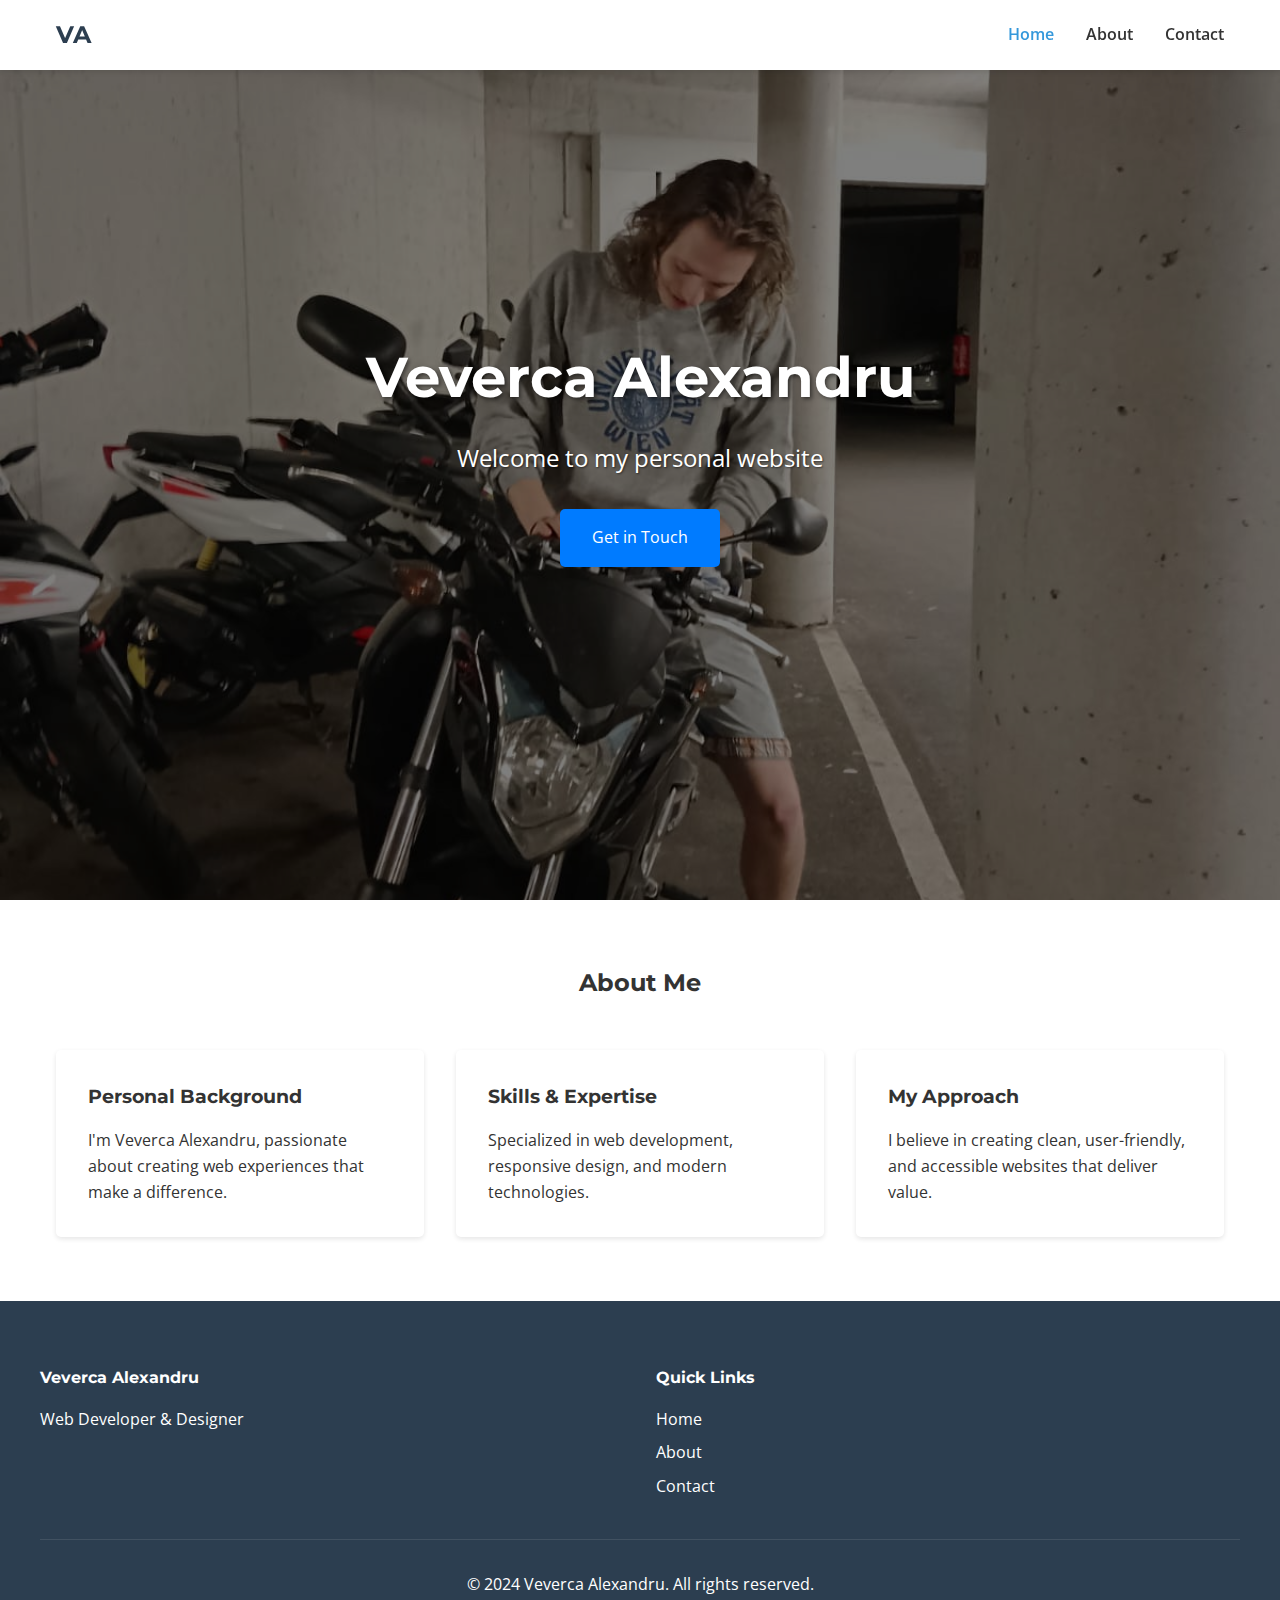
<file: index.html>
<!DOCTYPE html>
<html lang="en">
<head>
    <meta charset="UTF-8">
    <meta name="viewport" content="width=device-width, initial-scale=1.0">
    <meta name="description" content="Personal website of Veverca Alexandru - Web Developer and Designer">
    <title>Veverca Alexandru | Web Developer Homework</title>
    <link rel="preconnect" href="https://fonts.googleapis.com">
    <link rel="preconnect" href="https://fonts.gstatic.com" crossorigin>
    <link href="https://fonts.googleapis.com/css2?family=Montserrat:wght@400;600;700&family=Open+Sans:wght@400;600&display=swap" rel="stylesheet">
    <link rel="stylesheet" href="css/style.css">
</head>
<body>
    <header class="header">
        <nav class="nav">
            <div class="logo">
                <a href="index.html">VA</a>
            </div>
            <button class="nav-toggle" aria-label="Toggle navigation">
                <span class="hamburger"></span>
            </button>
            <ul class="nav-menu">
                <li><a href="index.html" class="active">Home</a></li>
                <li><a href="about.html">About</a></li>
                <li><a href="contact.html">Contact</a></li>
            </ul>
        </nav>
    </header>

    <main>
        <section class="hero">
            <div class="hero-content">
                <h1>Veverca Alexandru</h1>
                <p>Welcome to my personal website</p>
                <a href="contact.html" class="cta-button">Get in Touch</a>
            </div>
        </section>

        <section class="features">
            <h2>About Me</h2>
            <div class="features-grid">
                <div class="feature-card">
                    <h3>Personal Background</h3>
                    <p>I'm Veverca Alexandru, passionate about creating web experiences that make a difference.</p>
                </div>
                <div class="feature-card">
                    <h3>Skills & Expertise</h3>
                    <p>Specialized in web development, responsive design, and modern technologies.</p>
                </div>
                <div class="feature-card">
                    <h3>My Approach</h3>
                    <p>I believe in creating clean, user-friendly, and accessible websites that deliver value.</p>
                </div>
            </div>
        </section>
    </main>

    <footer class="footer">
        <div class="footer-content">
            <div class="footer-section">
                <h4>Veverca Alexandru</h4>
                <p>Web Developer & Designer</p>
            </div>
            <div class="footer-section">
                <h4>Quick Links</h4>
                <ul>
                    <li><a href="index.html">Home</a></li>
                    <li><a href="about.html">About</a></li>
                    <li><a href="contact.html">Contact</a></li>
                </ul>
            </div>
        </div>
        <div class="footer-bottom">
            <p>&copy; 2024 Veverca Alexandru. All rights reserved.</p>
        </div>
    </footer>

    <script src="js/main.js"></script>
</body>
</html>
</file>
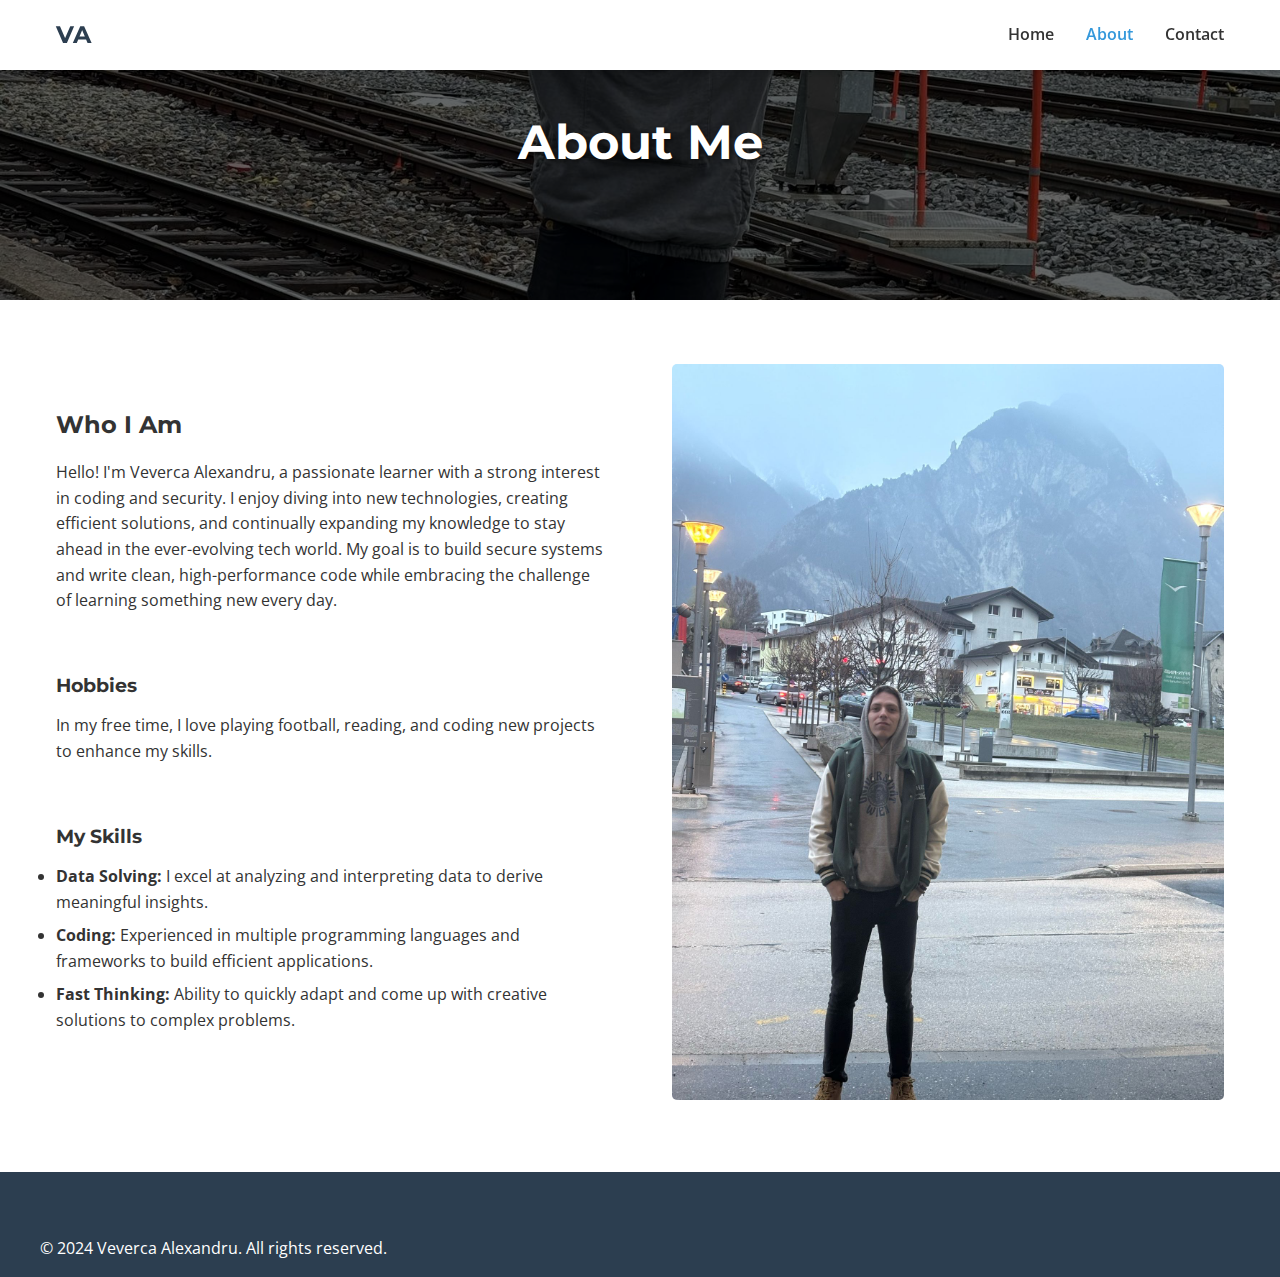
<file: about.html>
<!DOCTYPE html>
<html lang="en">
<head>
    <meta charset="UTF-8">
    <meta name="viewport" content="width=device-width, initial-scale=1.0">
    <meta name="description" content="Learn about Veverca Alexandru - Web Developer and Designer's journey and expertise">
    <title>About Me | Veverca Alexandru</title>
    <link rel="preconnect" href="https://fonts.googleapis.com">
    <link rel="preconnect" href="https://fonts.gstatic.com" crossorigin>
    <link href="https://fonts.googleapis.com/css2?family=Montserrat:wght@400;600;700&family=Open+Sans:wght@400;600&display=swap" rel="stylesheet">
    <link rel="stylesheet" href="css/style.css">
</head>
<body>
    <header class="header">
        <nav class="nav">
            <div class="logo">
                <a href="index.html">VA</a>
            </div>
            <ul class="nav-menu">
                <li><a href="index.html">Home</a></li>
                <li><a href="about.html" class="active">About</a></li>
                <li><a href="contact.html">Contact</a></li>
            </ul>
        </nav>
    </header>

    <main>
        <section class="page-header">
            <div class="header-overlay">
                <h1>About Me</h1>
            </div>
        </section>

        <section class="about-content">
            <div class="about-grid">
                <div class="about-text">
                    <h2>Who I Am</h2>
                    <p>Hello! I'm Veverca Alexandru, a passionate learner with a strong interest in coding and security. I enjoy diving into new technologies, creating efficient solutions, and continually expanding my knowledge to stay ahead in the ever-evolving tech world. My goal is to build secure systems and write clean, high-performance code while embracing the challenge of learning something new every day.

                    </p>
                    
                    <div class="section-spacing"><br>
                        <h3>Hobbies</h3>
                        <p>In my free time, I love playing football, reading, and coding new projects to enhance my skills.</p>
                    </div>
                    
                    <div class="section-spacing"><br>
                        <h3>My Skills</h3>
                        <ul>
                            <li><strong>Data Solving:</strong> I excel at analyzing and interpreting data to derive meaningful insights.</li>
                            <li><strong>Coding:</strong> Experienced in multiple programming languages and frameworks to build efficient applications.</li>
                            <li><strong>Fast Thinking:</strong> Ability to quickly adapt and come up with creative solutions to complex problems.</li>
                        </ul>
                    </div>
                </div>
                <div class="about-image">
                    <img src="veve.jpg" alt="Profile photo" loading="lazy">
                </div>
            </div>
        </section>
    </main>

    <footer class="footer">
        <div class="footer-content">
            <p>&copy; 2024 Veverca Alexandru. All rights reserved.</p>
        </div>
    </footer>
</body>
</html>
</file>
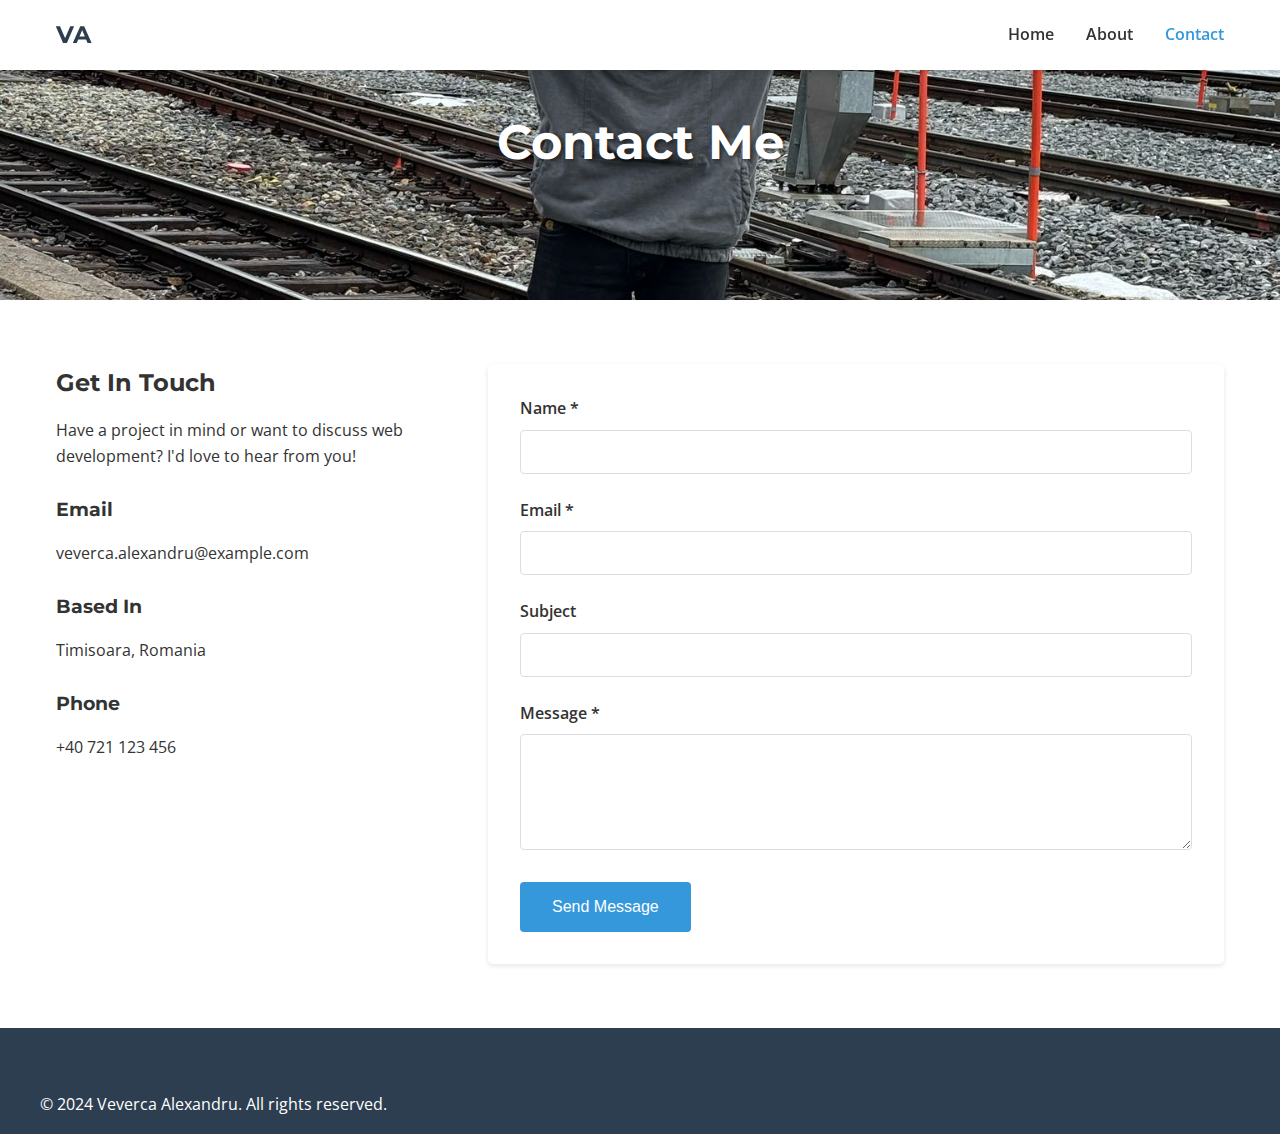
<file: contact.html>
<!DOCTYPE html>
<html lang="en">
<head>
    <meta charset="UTF-8">
    <meta name="viewport" content="width=device-width, initial-scale=1.0">
    <meta name="description" content="Get in touch with Veverca Alexandru for web development projects and collaborations">
    <title>Contact | Veverca Alexandru</title>
    <link rel="preconnect" href="https://fonts.googleapis.com">
    <link rel="preconnect" href="https://fonts.gstatic.com" crossorigin>
    <link href="https://fonts.googleapis.com/css2?family=Montserrat:wght@400;600;700&family=Open+Sans:wght@400;600&display=swap" rel="stylesheet">
    <link rel="stylesheet" href="css/style.css">
</head>
<body>
    <header class="header">
        <nav class="nav">
            <div class="logo">
                <a href="index.html">VA</a>
            </div>
            <ul class="nav-menu">
                <li><a href="index.html">Home</a></li>
                <li><a href="about.html">About</a></li>
                <li><a href="contact.html" class="active">Contact</a></li>
            </ul>
        </nav>
    </header>

    <main>
        <section class="page-header">
            <h1>Contact Me</h1>
        </section>

        <section class="contact-section">
            <div class="contact-grid">
                <div class="contact-info">
                    <h2>Get In Touch</h2>
                    <p>Have a project in mind or want to discuss web development? I'd love to hear from you!</p>
                    <div class="contact-details">
                        <div class="contact-item"><br>
                            <h3>Email</h3>
                            <p>veverca.alexandru@example.com</p>
                        </div>
                        <div class="contact-item"><br>
                            <h3>Based In</h3>
                            <p>Timisoara, Romania</p>
                        </div>
                        <div class="contact-item"><br>
                            <h3>Phone</h3>
                            <p>+40 721 123 456</p>
                        </div>
                    </div>
                </div>

                <div class="contact-form-container">
                    <form id="contactForm" class="contact-form" novalidate>
                        <div class="form-group">
                            <label for="name">Name *</label>
                            <input type="text" id="name" name="name" required>
                            <span class="error-message"></span>
                        </div>

                        <div class="form-group">
                            <label for="email">Email *</label>
                            <input type="email" id="email" name="email" required>
                            <span class="error-message"></span>
                        </div>

                        <div class="form-group">
                            <label for="subject">Subject</label>
                            <input type="text" id="subject" name="subject">
                        </div>

                        <div class="form-group">
                            <label for="message">Message *</label>
                            <textarea id="message" name="message" rows="5" required></textarea>
                            <span class="error-message"></span>
                        </div>

                        <button type="submit" class="submit-button">Send Message</button>
                    </form>
                    <div id="formMessage" class="form-message"></div>
                </div>
            </div>
        </section>
    </main>

    <footer class="footer">
        <div class="footer-content">
            <p>&copy; 2024 Veverca Alexandru. All rights reserved.</p>
        </div>
    </footer>
</body>
</html>
</file>
<file: css/style.css>
/* Base styles and CSS Reset */
:root {
    --primary-color: #2C3E50;
    --secondary-color: #3498DB;
    --accent-color: #E74C3C;
    --text-color: #333;
    --light-gray: #f4f4f4;
    --dark-gray: #2c3e50;
    --white: #ffffff;
    --header-height: 70px;
}

* {
    margin: 0;
    padding: 0;
    box-sizing: border-box;
}

body {
    font-family: 'Open Sans', sans-serif;
    line-height: 1.6;
    color: var(--text-color);
}

h1, h2, h3, h4, h5, h6 {
    font-family: 'Montserrat', sans-serif;
    margin-bottom: 1rem;
}

/* Header and Navigation */
.header {
    background: var(--white);
    box-shadow: 0 2px 5px rgba(0,0,0,0.1);
    position: fixed;
    top: 0;
    left: 0;
    right: 0;
    z-index: 1000;
}

.nav {
    max-width: 1200px;
    margin: 0 auto;
    padding: 0 1rem;
    height: var(--header-height);
    display: flex;
    justify-content: space-between;
    align-items: center;
}

.logo a {
    font-family: 'Montserrat', sans-serif;
    font-size: 1.5rem;
    font-weight: 700;
    color: var(--primary-color);
    text-decoration: none;
}

.nav-menu {
    display: flex;
    list-style: none;
    gap: 2rem;
}

.nav-menu a {
    text-decoration: none;
    color: var(--text-color);
    font-weight: 600;
    transition: color 0.3s;
}

.nav-menu a:hover,
.nav-menu .active {
    color: var(--secondary-color);
}

.nav-toggle {
    display: none;
}

/* Hero Section */
.hero {
    position: relative;
    height: 100vh;
    background-image: url('../veve3.jpg');  /* Assuming your image is named veve.jpg */
    background-size: cover;
    background-position: center;
    background-repeat: no-repeat;
    display: flex;
    align-items: center;
    justify-content: center;
}

.hero::before {
    content: '';
    position: absolute;
    top: 0;
    left: 0;
    right: 0;
    bottom: 0;
    background: rgba(0, 0, 0, 0.5);  /* Dark overlay for better text visibility */
}

.hero-content {
    position: relative; /* To appear above the overlay */
    text-align: center;
    color: white;
    z-index: 1;
    padding: 2rem;
}

.hero h1 {
    font-size: 3.5rem;
    margin-bottom: 1rem;
    text-shadow: 2px 2px 4px rgba(0, 0, 0, 0.5);
}

.hero p {
    font-size: 1.5rem;
    margin-bottom: 2rem;
    text-shadow: 1px 1px 2px rgba(0, 0, 0, 0.5);
}

/* Buttons */
.cta-button {
    display: inline-block;
    padding: 1rem 2rem;
    background-color: #007bff;
    color: white;
    text-decoration: none;
    border-radius: 5px;
    transition: background-color 0.3s ease;
}

.cta-button:hover {
    background-color: #0056b3;
}

/* Features Section */
.features {
    padding: 4rem 1rem;
    max-width: 1200px;
    margin: 0 auto;
}

.features h2 {
    text-align: center;
    margin-bottom: 3rem;
}

.features-grid {
    display: grid;
    grid-template-columns: repeat(auto-fit, minmax(250px, 1fr));
    gap: 2rem;
}

.feature-card {
    padding: 2rem;
    background: var(--white);
    border-radius: 5px;
    box-shadow: 0 2px 5px rgba(0,0,0,0.1);
}

/* About Page */
.page-header {
    position: relative;
    height: 300px;
    background-image: url('../veve1.jpg'); /* Update this path to match your image location */
    background-size: cover;
    background-position: center;
    background-repeat: no-repeat;
    display: flex;
    align-items: center;
    justify-content: center;
}

.header-overlay {
    position: absolute;
    top: 0;
    left: 0;
    right: 0;
    bottom: 0;
    background: rgba(0, 0, 0, 0.6);
    display: flex;
    align-items: center;
    justify-content: center;
}

.page-header h1 {
    color: white;
    font-size: 3rem;
    text-align: center;
    z-index: 1;
    position: relative;
    text-shadow: 2px 2px 4px rgba(0, 0, 0, 0.5);
}

.about-content {
    max-width: 1200px;
    margin: 0 auto;
    padding: 4rem 1rem;
}

.about-grid {
    display: grid;
    grid-template-columns: 1fr 1fr;
    gap: 4rem;
    align-items: center;
}

.about-image img {
    width: 100%;
    border-radius: 5px;
}

.values-grid {
    display: grid;
    grid-template-columns: repeat(auto-fit, minmax(250px, 1fr));
    gap: 2rem;
    margin-top: 2rem;
}

.value-card {
    padding: 2rem;
    background: var(--light-gray);
    border-radius: 5px;
}

.section-spacing {
    margin-top: 2rem;
    margin-bottom: 2rem;
}

.about-text h2 {
    margin-bottom: 1rem;
}

.about-text h3 {
    margin-bottom: 0.75rem;
}

.about-text p {
    margin-bottom: 1rem;
}

.about-text ul {
    margin-top: 0.5rem;
}

.about-text li {
    margin-bottom: 0.5rem;
}

/* Contact Page */
.contact-section {
    max-width: 1200px;
    margin: 0 auto;
    padding: 4rem 1rem;
}

.contact-grid {
    display: grid;
    grid-template-columns: 1fr 2fr;
    gap: 4rem;
}

.contact-form {
    background: var(--white);
    padding: 2rem;
    border-radius: 5px;
    box-shadow: 0 2px 5px rgba(0,0,0,0.1);
}

.form-group {
    margin-bottom: 1.5rem;
}

.form-group label {
    display: block;
    margin-bottom: 0.5rem;
    font-weight: 600;
}

.form-group input,
.form-group textarea {
    width: 100%;
    padding: 0.75rem;
    border: 1px solid #ddd;
    border-radius: 4px;
    font-family: inherit;
}

.form-group input:focus,
.form-group textarea:focus {
    outline: none;
    border-color: var(--secondary-color);
}

.error-message {
    color: var(--accent-color);
    font-size: 0.875rem;
    margin-top: 0.25rem;
    display: none;
}

.form-group.error input,
.form-group.error textarea {
    border-color: var(--accent-color);
}

.form-group.error .error-message {
    display: block;
}

.submit-button {
    background: var(--secondary-color);
    color: var(--white);
    padding: 1rem 2rem;
    border: none;
    border-radius: 4px;
    cursor: pointer;
    font-size: 1rem;
    transition: background-color 0.3s;
}

.submit-button:hover {
    background: #2980b9;
}

.form-message {
    margin-top: 1rem;
    padding: 1rem;
    border-radius: 4px;
    display: none;
}

.form-message.success {
    background: #2ecc71;
    color: var(--white);
    display: block;
}

.form-message.error {
    background: var(--accent-color);
    color: var(--white);
    display: block;
}

/* Footer */
.footer {
    background: var(--dark-gray);
    color: var(--white);
    padding: 4rem 1rem 1rem;
}

.footer-content {
    max-width: 1200px;
    margin: 0 auto;
    display: grid;
    grid-template-columns: repeat(auto-fit, minmax(250px, 1fr));
    gap: 2rem;
}

.footer a {
    color: var(--white);
    text-decoration: none;
}

.footer-section ul {
    list-style: none;
}

.footer-section li {
    margin-bottom: 0.5rem;
}

.footer-bottom {
    max-width: 1200px;
    margin: 2rem auto 0;
    padding-top: 2rem;
    border-top: 1px solid rgba(255,255,255,0.1);
    text-align: center;
}

/* Responsive Design */
@media screen and (max-width: 768px) {
    .nav-menu {
        display: none;
        position: absolute;
        top: var(--header-height);
        left: 0;
        right: 0;
        background: var(--white);
        flex-direction: column;
        padding: 1rem;
        box-shadow: 0 2px 5px rgba(0,0,0,0.1);
    }

    .nav-menu.active {
        display: flex;
    }

    .nav-toggle {
        display: block;
        background: none;
        border: none;
        cursor: pointer;
        padding: 0.5rem;
    }

    .hamburger {
        display: block;
        width: 24px;
        height: 2px;
        background: var(--primary-color);
        position: relative;
        transition: background-color 0.3s;
    }

    .hamburger::before,
    .hamburger::after {
        content: '';
        position: absolute;
        width: 100%;
        height: 2px;
        background: var(--primary-color);
        transition: transform 0.3s;
    }

    .hamburger::before {
        top: -6px;
    }

    .hamburger::after {
        bottom: -6px;
    }

    .nav-toggle.active .hamburger {
        background: transparent;
    }

    .nav-toggle.active .hamburger::before {
        transform: rotate(45deg) translate(6px, 6px);
    }

    .nav-toggle.active .hamburger::after {
        transform: rotate(-45deg) translate(6px, -6px);
    }

    .hero h1 {
        font-size: 2rem;
    }

    .about-grid,
    .contact-grid {
        grid-template-columns: 1fr;
    }

    .about-image {
        order: -1;
    }
}

@media screen and (max-width: 480px) {
    .hero {
        height: 60vh;
    }

    .features-grid,
    .values-grid {
        grid-template-columns: 1fr;
    }

    .contact-form {
        padding: 1rem;
    }
}
</file>
